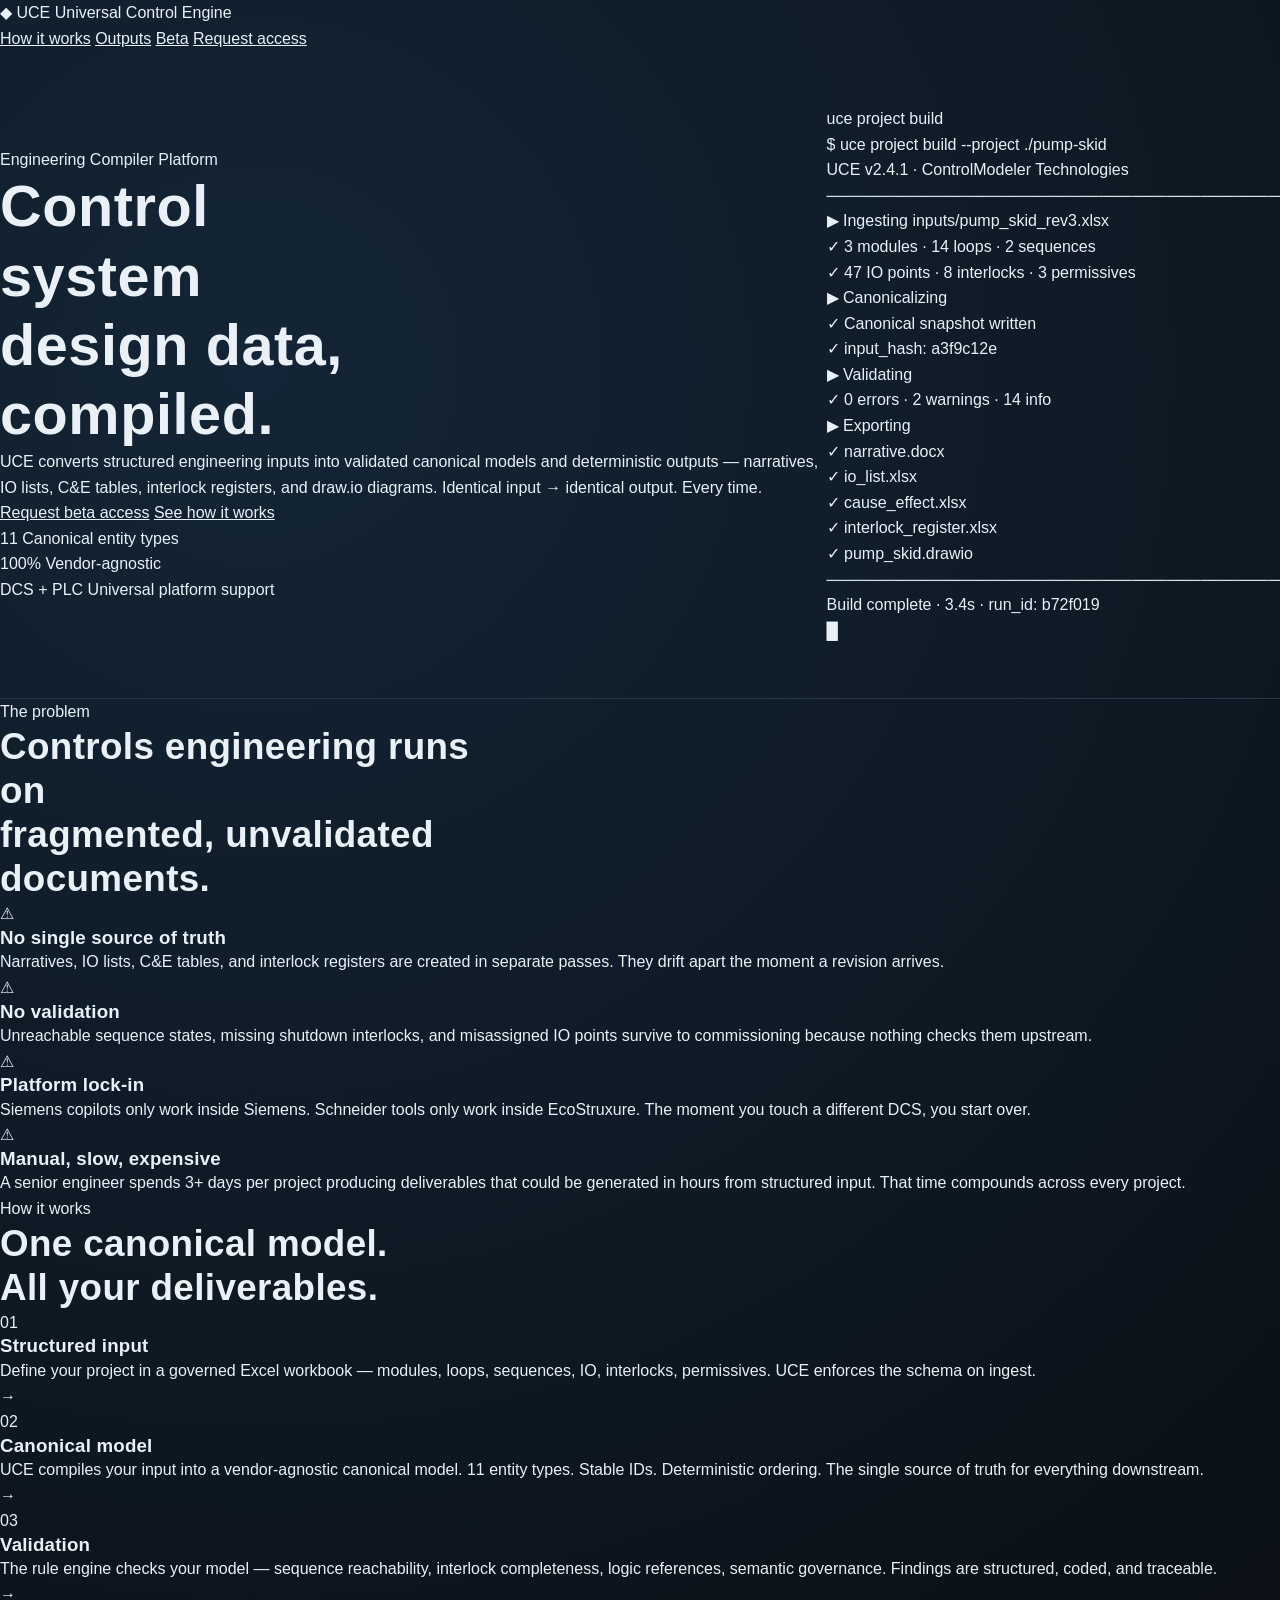
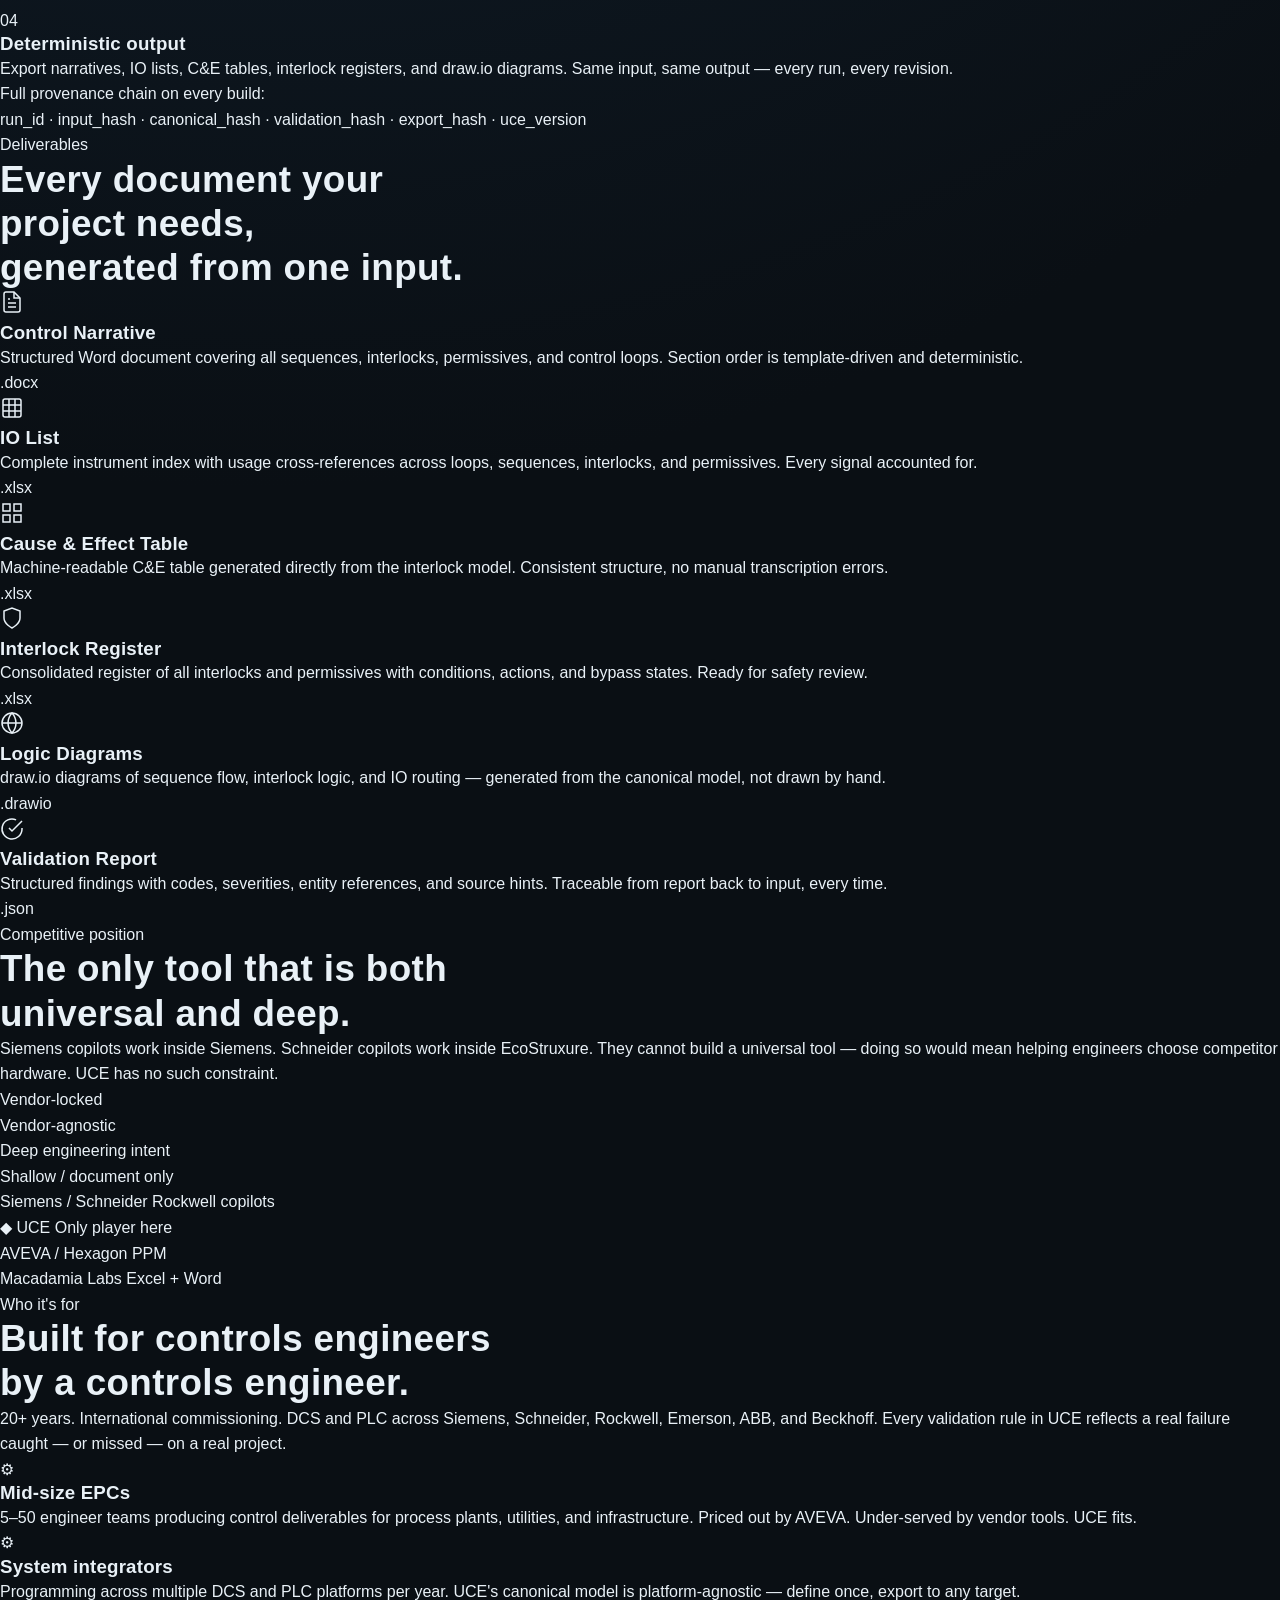
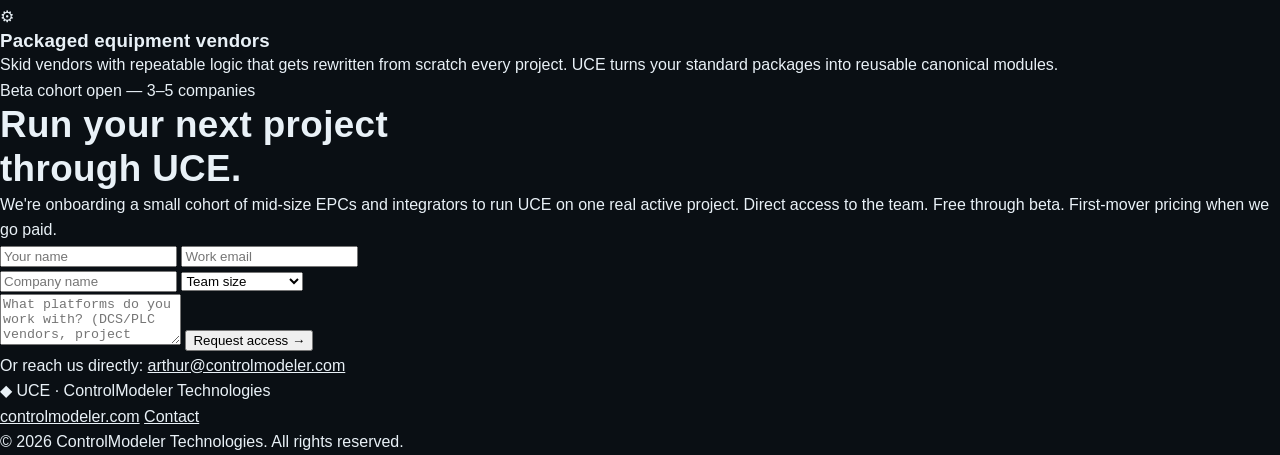
<file: index_1.html>
<!DOCTYPE html>
<html lang="en">
<head>
  <meta charset="UTF-8" />
  <meta name="viewport" content="width=device-width, initial-scale=1.0" />
  <title>UCE — Universal Control Engine</title>
  <link rel="preconnect" href="https://fonts.googleapis.com">
  <link rel="preconnect" href="https://fonts.gstatic.com" crossorigin>
  <link href="https://fonts.googleapis.com/css2?family=IBM+Plex+Mono:wght@300;400;500;600&family=IBM+Plex+Sans:ital,wght@0,300;0,400;0,500;0,600;1,300&display=swap" rel="stylesheet">
  <link rel="stylesheet" href="styles.css" />
</head>
<body>
  <!-- Grid overlay -->
  <div class="grid-overlay" aria-hidden="true"></div>

  <!-- Header -->
  <header class="header">
    <div class="header-inner">
      <div class="logo">
        <span class="logo-mark">◆</span>
        <span class="logo-text">UCE</span>
        <span class="logo-sub">Universal Control Engine</span>
      </div>
      <nav class="nav">
        <a href="#how-it-works" class="nav-link">How it works</a>
        <a href="#outputs" class="nav-link">Outputs</a>
        <a href="#beta" class="nav-link">Beta</a>
        <a href="#beta" class="nav-cta">Request access</a>
      </nav>
    </div>
  </header>

  <!-- Hero -->
  <section class="hero">
    <div class="hero-inner">
      <div class="hero-tag">
        <span class="tag-dot"></span>
        Engineering Compiler Platform
      </div>

      <h1 class="hero-title">
        <span class="line line-1">Control system</span>
        <span class="line line-2">design data,</span>
        <span class="line line-3">compiled.</span>
      </h1>

      <p class="hero-desc">
        UCE converts structured engineering inputs into validated canonical models
        and deterministic outputs — narratives, IO lists, C&E tables, interlock registers,
        and draw.io diagrams. Identical input → identical output. Every time.
      </p>

      <div class="hero-actions">
        <a href="#beta" class="btn-primary">Request beta access</a>
        <a href="#how-it-works" class="btn-ghost">See how it works</a>
      </div>

      <div class="hero-stat-row">
        <div class="stat">
          <span class="stat-num">11</span>
          <span class="stat-label">Canonical entity types</span>
        </div>
        <div class="stat-divider"></div>
        <div class="stat">
          <span class="stat-num">100%</span>
          <span class="stat-label">Vendor-agnostic</span>
        </div>
        <div class="stat-divider"></div>
        <div class="stat">
          <span class="stat-num">DCS + PLC</span>
          <span class="stat-label">Universal platform support</span>
        </div>
      </div>
    </div>

    <!-- Terminal mockup -->
    <div class="terminal-wrap">
      <div class="terminal">
        <div class="term-bar">
          <span class="dot red"></span>
          <span class="dot yellow"></span>
          <span class="dot green"></span>
          <span class="term-title">uce project build</span>
        </div>
        <div class="term-body">
          <div class="term-line"><span class="prompt">$</span> uce project build --project ./pump-skid</div>
          <div class="term-line dim">UCE v2.4.1 · ControlModeler Technologies</div>
          <div class="term-line dim">────────────────────────────────────────</div>
          <div class="term-line"><span class="kw">▶ Ingesting</span> inputs/pump_skid_rev3.xlsx</div>
          <div class="term-line">  <span class="ok">✓</span> 3 modules · 14 loops · 2 sequences</div>
          <div class="term-line">  <span class="ok">✓</span> 47 IO points · 8 interlocks · 3 permissives</div>
          <div class="term-line"><span class="kw">▶ Canonicalizing</span></div>
          <div class="term-line">  <span class="ok">✓</span> Canonical snapshot written</div>
          <div class="term-line">  <span class="ok">✓</span> input_hash: a3f9c12e</div>
          <div class="term-line"><span class="kw">▶ Validating</span></div>
          <div class="term-line">  <span class="ok">✓</span> 0 errors · 2 warnings · 14 info</div>
          <div class="term-line"><span class="kw">▶ Exporting</span></div>
          <div class="term-line">  <span class="ok">✓</span> narrative.docx</div>
          <div class="term-line">  <span class="ok">✓</span> io_list.xlsx</div>
          <div class="term-line">  <span class="ok">✓</span> cause_effect.xlsx</div>
          <div class="term-line">  <span class="ok">✓</span> interlock_register.xlsx</div>
          <div class="term-line">  <span class="ok">✓</span> pump_skid.drawio</div>
          <div class="term-line dim">────────────────────────────────────────</div>
          <div class="term-line success">Build complete · 3.4s · run_id: b72f019</div>
          <div class="term-cursor">█</div>
        </div>
      </div>
    </div>
  </section>

  <!-- Problem -->
  <section class="problem" id="problem">
    <div class="section-inner">
      <div class="section-label">The problem</div>
      <h2 class="section-title">Controls engineering runs on<br>fragmented, unvalidated documents.</h2>
      <div class="problem-grid">
        <div class="problem-card">
          <div class="problem-icon">⚠</div>
          <h3>No single source of truth</h3>
          <p>Narratives, IO lists, C&E tables, and interlock registers are created in separate passes. They drift apart the moment a revision arrives.</p>
        </div>
        <div class="problem-card">
          <div class="problem-icon">⚠</div>
          <h3>No validation</h3>
          <p>Unreachable sequence states, missing shutdown interlocks, and misassigned IO points survive to commissioning because nothing checks them upstream.</p>
        </div>
        <div class="problem-card">
          <div class="problem-icon">⚠</div>
          <h3>Platform lock-in</h3>
          <p>Siemens copilots only work inside Siemens. Schneider tools only work inside EcoStruxure. The moment you touch a different DCS, you start over.</p>
        </div>
        <div class="problem-card">
          <div class="problem-icon">⚠</div>
          <h3>Manual, slow, expensive</h3>
          <p>A senior engineer spends 3+ days per project producing deliverables that could be generated in hours from structured input. That time compounds across every project.</p>
        </div>
      </div>
    </div>
  </section>

  <!-- How it works -->
  <section class="how" id="how-it-works">
    <div class="section-inner">
      <div class="section-label">How it works</div>
      <h2 class="section-title">One canonical model.<br>All your deliverables.</h2>

      <div class="pipeline">
        <div class="pipeline-step">
          <div class="step-num">01</div>
          <div class="step-content">
            <h3>Structured input</h3>
            <p>Define your project in a governed Excel workbook — modules, loops, sequences, IO, interlocks, permissives. UCE enforces the schema on ingest.</p>
          </div>
        </div>
        <div class="pipeline-arrow">→</div>
        <div class="pipeline-step">
          <div class="step-num">02</div>
          <div class="step-content">
            <h3>Canonical model</h3>
            <p>UCE compiles your input into a vendor-agnostic canonical model. 11 entity types. Stable IDs. Deterministic ordering. The single source of truth for everything downstream.</p>
          </div>
        </div>
        <div class="pipeline-arrow">→</div>
        <div class="pipeline-step">
          <div class="step-num">03</div>
          <div class="step-content">
            <h3>Validation</h3>
            <p>The rule engine checks your model — sequence reachability, interlock completeness, logic references, semantic governance. Findings are structured, coded, and traceable.</p>
          </div>
        </div>
        <div class="pipeline-arrow">→</div>
        <div class="pipeline-step">
          <div class="step-num">04</div>
          <div class="step-content">
            <h3>Deterministic output</h3>
            <p>Export narratives, IO lists, C&E tables, interlock registers, and draw.io diagrams. Same input, same output — every run, every revision.</p>
          </div>
        </div>
      </div>

      <div class="provenance-strip">
        <span class="prov-label">Full provenance chain on every build:</span>
        <div class="prov-chain">
          <span class="prov-item">run_id</span>
          <span class="prov-sep">·</span>
          <span class="prov-item">input_hash</span>
          <span class="prov-sep">·</span>
          <span class="prov-item">canonical_hash</span>
          <span class="prov-sep">·</span>
          <span class="prov-item">validation_hash</span>
          <span class="prov-sep">·</span>
          <span class="prov-item">export_hash</span>
          <span class="prov-sep">·</span>
          <span class="prov-item">uce_version</span>
        </div>
      </div>
    </div>
  </section>

  <!-- Outputs -->
  <section class="outputs" id="outputs">
    <div class="section-inner">
      <div class="section-label">Deliverables</div>
      <h2 class="section-title">Every document your project needs,<br>generated from one input.</h2>

      <div class="output-grid">
        <div class="output-card">
          <div class="output-icon-wrap">
            <svg width="24" height="24" viewBox="0 0 24 24" fill="none" stroke="currentColor" stroke-width="1.5"><path d="M14 2H6a2 2 0 0 0-2 2v16a2 2 0 0 0 2 2h12a2 2 0 0 0 2-2V8z"/><polyline points="14 2 14 8 20 8"/><line x1="16" y1="13" x2="8" y2="13"/><line x1="16" y1="17" x2="8" y2="17"/><polyline points="10 9 9 9 8 9"/></svg>
          </div>
          <h3>Control Narrative</h3>
          <p>Structured Word document covering all sequences, interlocks, permissives, and control loops. Section order is template-driven and deterministic.</p>
          <div class="output-format">.docx</div>
        </div>

        <div class="output-card">
          <div class="output-icon-wrap">
            <svg width="24" height="24" viewBox="0 0 24 24" fill="none" stroke="currentColor" stroke-width="1.5"><rect x="3" y="3" width="18" height="18" rx="2"/><line x1="3" y1="9" x2="21" y2="9"/><line x1="3" y1="15" x2="21" y2="15"/><line x1="9" y1="3" x2="9" y2="21"/><line x1="15" y1="3" x2="15" y2="21"/></svg>
          </div>
          <h3>IO List</h3>
          <p>Complete instrument index with usage cross-references across loops, sequences, interlocks, and permissives. Every signal accounted for.</p>
          <div class="output-format">.xlsx</div>
        </div>

        <div class="output-card">
          <div class="output-icon-wrap">
            <svg width="24" height="24" viewBox="0 0 24 24" fill="none" stroke="currentColor" stroke-width="1.5"><path d="M3 3h7v7H3z"/><path d="M14 3h7v7h-7z"/><path d="M14 14h7v7h-7z"/><path d="M3 14h7v7H3z"/></svg>
          </div>
          <h3>Cause & Effect Table</h3>
          <p>Machine-readable C&E table generated directly from the interlock model. Consistent structure, no manual transcription errors.</p>
          <div class="output-format">.xlsx</div>
        </div>

        <div class="output-card">
          <div class="output-icon-wrap">
            <svg width="24" height="24" viewBox="0 0 24 24" fill="none" stroke="currentColor" stroke-width="1.5"><path d="M12 22s8-4 8-10V5l-8-3-8 3v7c0 6 8 10 8 10z"/></svg>
          </div>
          <h3>Interlock Register</h3>
          <p>Consolidated register of all interlocks and permissives with conditions, actions, and bypass states. Ready for safety review.</p>
          <div class="output-format">.xlsx</div>
        </div>

        <div class="output-card">
          <div class="output-icon-wrap">
            <svg width="24" height="24" viewBox="0 0 24 24" fill="none" stroke="currentColor" stroke-width="1.5"><circle cx="12" cy="12" r="10"/><line x1="2" y1="12" x2="22" y2="12"/><path d="M12 2a15.3 15.3 0 0 1 4 10 15.3 15.3 0 0 1-4 10 15.3 15.3 0 0 1-4-10 15.3 15.3 0 0 1 4-10z"/></svg>
          </div>
          <h3>Logic Diagrams</h3>
          <p>draw.io diagrams of sequence flow, interlock logic, and IO routing — generated from the canonical model, not drawn by hand.</p>
          <div class="output-format">.drawio</div>
        </div>

        <div class="output-card">
          <div class="output-icon-wrap">
            <svg width="24" height="24" viewBox="0 0 24 24" fill="none" stroke="currentColor" stroke-width="1.5"><path d="M22 11.08V12a10 10 0 1 1-5.93-9.14"/><polyline points="22 4 12 14.01 9 11.01"/></svg>
          </div>
          <h3>Validation Report</h3>
          <p>Structured findings with codes, severities, entity references, and source hints. Traceable from report back to input, every time.</p>
          <div class="output-format">.json</div>
        </div>
      </div>
    </div>
  </section>

  <!-- Position -->
  <section class="position">
    <div class="section-inner">
      <div class="section-label">Competitive position</div>
      <h2 class="section-title">The only tool that is both<br>universal and deep.</h2>
      <p class="position-desc">Siemens copilots work inside Siemens. Schneider copilots work inside EcoStruxure. They cannot build a universal tool — doing so would mean helping engineers choose competitor hardware. UCE has no such constraint.</p>

      <div class="quad-wrap">
        <div class="quad">
          <div class="quad-axis quad-x">
            <span>Vendor-locked</span>
            <div class="axis-line"></div>
            <span>Vendor-agnostic</span>
          </div>
          <div class="quad-axis quad-y">
            <span>Deep engineering intent</span>
            <div class="axis-line"></div>
            <span>Shallow / document only</span>
          </div>
          <div class="quad-grid">
            <div class="quad-cell top-left">
              <span class="quad-label-small">Siemens / Schneider</span>
              <span class="quad-label-small">Rockwell copilots</span>
            </div>
            <div class="quad-cell top-right uce-cell">
              <span class="uce-marker">◆</span>
              <span class="uce-label">UCE</span>
              <span class="uce-sub">Only player here</span>
            </div>
            <div class="quad-cell bottom-left">
              <span class="quad-label-small">AVEVA / Hexagon PPM</span>
            </div>
            <div class="quad-cell bottom-right">
              <span class="quad-label-small">Macadamia Labs</span>
              <span class="quad-label-small">Excel + Word</span>
            </div>
          </div>
        </div>
      </div>
    </div>
  </section>

  <!-- Who it's for -->
  <section class="audience">
    <div class="section-inner">
      <div class="section-label">Who it's for</div>
      <h2 class="section-title">Built for controls engineers<br>by a controls engineer.</h2>
      <p class="audience-desc">20+ years. International commissioning. DCS and PLC across Siemens, Schneider, Rockwell, Emerson, ABB, and Beckhoff. Every validation rule in UCE reflects a real failure caught — or missed — on a real project.</p>

      <div class="audience-grid">
        <div class="audience-card">
          <div class="audience-icon">⚙</div>
          <h3>Mid-size EPCs</h3>
          <p>5–50 engineer teams producing control deliverables for process plants, utilities, and infrastructure. Priced out by AVEVA. Under-served by vendor tools. UCE fits.</p>
        </div>
        <div class="audience-card">
          <div class="audience-icon">⚙</div>
          <h3>System integrators</h3>
          <p>Programming across multiple DCS and PLC platforms per year. UCE's canonical model is platform-agnostic — define once, export to any target.</p>
        </div>
        <div class="audience-card">
          <div class="audience-icon">⚙</div>
          <h3>Packaged equipment vendors</h3>
          <p>Skid vendors with repeatable logic that gets rewritten from scratch every project. UCE turns your standard packages into reusable canonical modules.</p>
        </div>
      </div>
    </div>
  </section>

  <!-- Beta CTA -->
  <section class="beta" id="beta">
    <div class="section-inner">
      <div class="beta-inner">
        <div class="beta-tag">
          <span class="tag-dot green-dot"></span>
          Beta cohort open — 3–5 companies
        </div>
        <h2 class="beta-title">Run your next project<br>through UCE.</h2>
        <p class="beta-desc">We're onboarding a small cohort of mid-size EPCs and integrators to run UCE on one real active project. Direct access to the team. Free through beta. First-mover pricing when we go paid.</p>

        <form class="beta-form" id="betaForm" onsubmit="handleSubmit(event)">
          <div class="form-row">
            <input type="text" class="form-input" placeholder="Your name" required />
            <input type="email" class="form-input" placeholder="Work email" required />
          </div>
          <div class="form-row">
            <input type="text" class="form-input" placeholder="Company name" required />
            <select class="form-input form-select" required>
              <option value="" disabled selected>Team size</option>
              <option>1–5 engineers</option>
              <option>5–15 engineers</option>
              <option>15–50 engineers</option>
              <option>50+ engineers</option>
            </select>
          </div>
          <textarea class="form-input form-textarea" placeholder="What platforms do you work with? (DCS/PLC vendors, project types)" rows="3"></textarea>
          <button type="submit" class="btn-submit">Request access →</button>
        </form>

        <div class="beta-confirm" id="betaConfirm" style="display:none">
          <div class="confirm-icon">✓</div>
          <p>Request received. We'll be in touch directly within 2 business days.</p>
        </div>

        <div class="beta-note">
          Or reach us directly: <a href="mailto:arthur@controlmodeler.com">arthur@controlmodeler.com</a>
        </div>
      </div>
    </div>
  </section>

  <!-- Footer -->
  <footer class="footer">
    <div class="footer-inner">
      <div class="footer-brand">
        <span class="logo-mark">◆</span>
        <span class="footer-brand-text">UCE · ControlModeler Technologies</span>
      </div>
      <div class="footer-links">
        <a href="https://controlmodeler.com" class="footer-link">controlmodeler.com</a>
        <a href="mailto:arthur@controlmodeler.com" class="footer-link">Contact</a>
      </div>
      <div class="footer-copy">© 2026 ControlModeler Technologies. All rights reserved.</div>
    </div>
  </footer>

  <script src="scripts.js"></script>
</body>
</html>
</file>
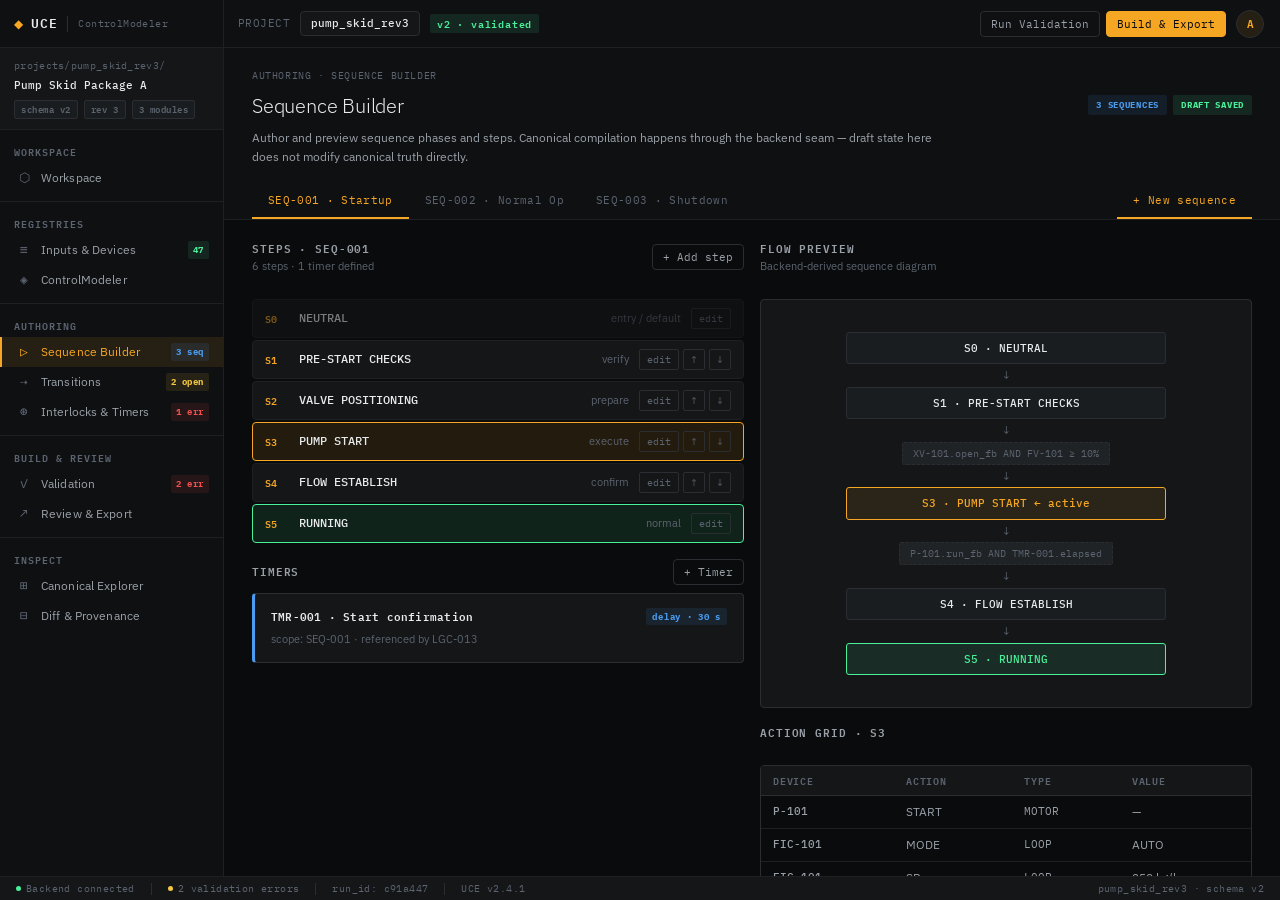
<file: uce-app-shell.html>
<!DOCTYPE html>
<html lang="en">
<head>
<meta charset="UTF-8"/>
<meta name="viewport" content="width=device-width, initial-scale=1.0"/>
<title>UCE · ControlModeler</title>
<link rel="preconnect" href="https://fonts.googleapis.com">
<link rel="preconnect" href="https://fonts.gstatic.com" crossorigin>
<link href="https://fonts.googleapis.com/css2?family=IBM+Plex+Mono:wght@300;400;500;600&family=IBM+Plex+Sans:ital,wght@0,300;0,400;0,500;0,600;1,300&display=swap" rel="stylesheet">
<style>
/* ─── Reset & Variables ─────────────────────── */
*,*::before,*::after{box-sizing:border-box;margin:0;padding:0}
:root{
  --bg:         #0a0b0c;
  --bg-2:       #0f1012;
  --bg-3:       #141618;
  --bg-4:       #1a1d20;
  --bg-5:       #1f2326;
  --border:     #1e2124;
  --border-2:   #2a2e33;
  --border-3:   #363b42;
  --text:       #e8eaec;
  --text-2:     #9aa0a8;
  --text-3:     #5c6470;
  --text-4:     #3a3f47;
  --accent:     #f5a623;
  --accent-dim: rgba(245,166,35,.1);
  --accent-2:   #4af09a;
  --a2dim:      rgba(74,240,154,.1);
  --blue:       #4a9cf0;
  --blue-dim:   rgba(74,156,240,.1);
  --red:        #f05050;
  --red-dim:    rgba(240,80,80,.1);
  --warn:       #f5c842;
  --warn-dim:   rgba(245,200,66,.1);
  --mono:       'IBM Plex Mono',monospace;
  --sans:       'IBM Plex Sans',sans-serif;
  --sidebar-w:  224px;
  --topbar-h:   48px;
  --radius:     4px;
}
html,body{height:100%;font-family:var(--sans);background:var(--bg);color:var(--text);font-size:13px;line-height:1.5;-webkit-font-smoothing:antialiased;overflow:hidden}

/* ─── Layout shell ──────────────────────────── */
.app{display:flex;flex-direction:column;height:100vh;overflow:hidden}
.topbar{
  height:var(--topbar-h);flex-shrink:0;
  background:var(--bg-2);border-bottom:1px solid var(--border);
  display:flex;align-items:center;justify-content:space-between;
  padding:0 16px 0 0;z-index:50;
}
.body{display:flex;flex:1;overflow:hidden}
.sidebar{
  width:var(--sidebar-w);flex-shrink:0;
  background:var(--bg-2);border-right:1px solid var(--border);
  display:flex;flex-direction:column;overflow:hidden;
}
.main{flex:1;overflow-y:auto;background:var(--bg);display:flex;flex-direction:column}
.statusbar{
  height:24px;flex-shrink:0;
  background:var(--bg-3);border-top:1px solid var(--border);
  display:flex;align-items:center;padding:0 16px;gap:16px;
}

/* ─── Topbar ────────────────────────────────── */
.tb-brand{
  display:flex;align-items:center;gap:0;
  width:var(--sidebar-w);border-right:1px solid var(--border);
  padding:0 14px;height:100%;flex-shrink:0;
}
.tb-logo-mark{color:var(--accent);font-size:12px;margin-right:8px}
.tb-logo-text{font-family:var(--mono);font-size:13px;font-weight:600;letter-spacing:.06em;color:var(--text)}
.tb-logo-sep{width:1px;height:16px;background:var(--border-2);margin:0 10px}
.tb-logo-sub{font-family:var(--mono);font-size:10px;color:var(--text-3);letter-spacing:.04em}
.tb-project{
  display:flex;align-items:center;gap:10px;
  padding:0 14px;flex:1;
}
.tb-project-label{font-family:var(--mono);font-size:11px;color:var(--text-3);letter-spacing:.04em}
.tb-project-name{
  font-family:var(--mono);font-size:11px;font-weight:500;
  color:var(--text);background:var(--bg-3);
  border:1px solid var(--border-2);border-radius:var(--radius);
  padding:3px 10px;
}
.tb-project-badge{
  font-family:var(--mono);font-size:10px;font-weight:600;
  letter-spacing:.08em;color:var(--accent-2);
  background:var(--a2dim);border-radius:2px;padding:2px 7px;
}
.tb-actions{display:flex;align-items:center;gap:6px}
.tb-btn{
  font-family:var(--mono);font-size:11px;color:var(--text-2);
  background:none;border:1px solid var(--border-2);border-radius:var(--radius);
  padding:5px 10px;cursor:pointer;transition:color .15s,border-color .15s;
}
.tb-btn:hover{color:var(--text);border-color:var(--border-3)}
.tb-btn.primary{color:var(--bg);background:var(--accent);border-color:var(--accent)}
.tb-btn.primary:hover{opacity:.85}
.tb-avatar{
  width:28px;height:28px;border-radius:50%;
  background:var(--accent-dim);border:1px solid var(--border-2);
  display:flex;align-items:center;justify-content:center;
  font-family:var(--mono);font-size:11px;font-weight:600;color:var(--accent);
  cursor:pointer;margin-left:4px;
}

/* ─── Sidebar ───────────────────────────────── */
.sidebar-section{padding:8px 0;border-bottom:1px solid var(--border)}
.sidebar-section:last-child{border-bottom:none;flex:1}
.sidebar-label{
  font-family:var(--mono);font-size:10px;font-weight:600;
  letter-spacing:.1em;text-transform:uppercase;
  color:var(--text-3);padding:6px 14px 4px;
}
.nav-item{
  display:flex;align-items:center;gap:9px;
  padding:6px 14px;cursor:pointer;
  border-left:2px solid transparent;
  transition:background .12s,color .12s,border-color .12s;
  color:var(--text-2);
  text-decoration:none;
}
.nav-item:hover{background:var(--bg-3);color:var(--text)}
.nav-item.active{
  background:var(--accent-dim);color:var(--accent);
  border-left-color:var(--accent);
}
.nav-item.active .nav-icon{color:var(--accent)}
.nav-icon{
  width:16px;height:16px;display:flex;align-items:center;justify-content:center;
  font-size:13px;flex-shrink:0;color:var(--text-3);
  font-family:var(--mono);
}
.nav-label{font-size:12px;letter-spacing:.01em}
.nav-badge{
  margin-left:auto;font-family:var(--mono);font-size:9px;
  font-weight:700;letter-spacing:.06em;border-radius:2px;
  padding:2px 5px;
}
.nav-badge.err{background:var(--red-dim);color:var(--red)}
.nav-badge.ok{background:var(--a2dim);color:var(--accent-2)}
.nav-badge.warn{background:var(--warn-dim);color:var(--warn)}
.nav-badge.info{background:var(--blue-dim);color:var(--blue)}

.sidebar-workspace{
  padding:10px 14px;background:var(--bg-3);
  border-bottom:1px solid var(--border);
}
.ws-path{
  font-family:var(--mono);font-size:10px;color:var(--text-3);
  margin-bottom:4px;letter-spacing:.03em;
}
.ws-name{font-family:var(--mono);font-size:11px;font-weight:500;color:var(--text);margin-bottom:6px}
.ws-meta{display:flex;gap:6px;flex-wrap:wrap}
.ws-chip{
  font-family:var(--mono);font-size:9px;font-weight:600;
  letter-spacing:.06em;border-radius:2px;padding:2px 6px;
  background:var(--bg-4);color:var(--text-3);border:1px solid var(--border-2);
}

/* ─── Main content ──────────────────────────── */
.page{display:none;flex-direction:column;flex:1;animation:pageIn .2s ease}
.page.active{display:flex}
@keyframes pageIn{from{opacity:0;transform:translateX(6px)}to{opacity:1;transform:none}}

.page-header{
  padding:20px 28px 0;
  border-bottom:1px solid var(--border);
  background:var(--bg-2);
  flex-shrink:0;
}
.ph-breadcrumb{
  font-family:var(--mono);font-size:10px;color:var(--text-3);
  letter-spacing:.06em;text-transform:uppercase;margin-bottom:8px;
}
.ph-title-row{display:flex;align-items:flex-start;justify-content:space-between;gap:16px;margin-bottom:8px}
.ph-title{font-family:var(--sans);font-size:20px;font-weight:300;letter-spacing:-.01em;color:var(--text)}
.ph-badges{display:flex;gap:6px;align-items:center;flex-shrink:0;padding-top:4px}
.ph-badge{
  font-family:var(--mono);font-size:9px;font-weight:700;
  letter-spacing:.08em;text-transform:uppercase;border-radius:2px;padding:3px 8px;
}
.ph-badge.ok   {background:var(--a2dim);color:var(--accent-2)}
.ph-badge.err  {background:var(--red-dim);color:var(--red)}
.ph-badge.warn {background:var(--warn-dim);color:var(--warn)}
.ph-badge.info {background:var(--blue-dim);color:var(--blue)}
.ph-badge.neutral{background:var(--bg-4);color:var(--text-3);border:1px solid var(--border-2)}
.ph-desc{font-size:12px;color:var(--text-2);max-width:680px;line-height:1.55;padding-bottom:14px}
.ph-tabs{display:flex;gap:0;margin-top:4px}
.ph-tab{
  font-family:var(--mono);font-size:11px;color:var(--text-3);
  padding:8px 16px;border-bottom:2px solid transparent;
  cursor:pointer;transition:color .15s,border-color .15s;letter-spacing:.03em;
}
.ph-tab:hover{color:var(--text-2)}
.ph-tab.active{color:var(--accent);border-bottom-color:var(--accent)}

.page-body{flex:1;overflow-y:auto;padding:20px 28px;display:flex;flex-direction:column;gap:20px}

/* ─── Sections ──────────────────────────────── */
.section-head{
  display:flex;align-items:center;justify-content:space-between;
  margin-bottom:12px;gap:12px;
}
.section-title-wrap{}
.section-title{
  font-family:var(--mono);font-size:11px;font-weight:600;
  letter-spacing:.08em;text-transform:uppercase;color:var(--text-2);
}
.section-caption{font-size:11px;color:var(--text-3);margin-top:2px}
.section-actions{display:flex;gap:6px;align-items:center;flex-shrink:0}

/* ─── Status bar ────────────────────────────── */
.sb-item{
  display:flex;align-items:center;gap:5px;
  font-family:var(--mono);font-size:10px;color:var(--text-3);
  letter-spacing:.04em;
}
.sb-dot{width:5px;height:5px;border-radius:50%}
.sb-dot.ok{background:var(--accent-2)}
.sb-dot.warn{background:var(--warn);animation:sbpulse 2s ease infinite}
.sb-dot.err{background:var(--red)}
@keyframes sbpulse{0%,100%{opacity:1}50%{opacity:.4}}
.sb-sep{width:1px;height:12px;background:var(--border-2)}

/* ─── Component library ─────────────────────── */

/* Cards row */
.cards-row{display:grid;gap:1px;background:var(--border)}
.cards-row.col-4{grid-template-columns:repeat(4,1fr)}
.cards-row.col-3{grid-template-columns:repeat(3,1fr)}
.cards-row.col-2{grid-template-columns:repeat(2,1fr)}
.metric-card{
  background:var(--bg-3);padding:16px 18px;
}
.mc-label{font-family:var(--mono);font-size:10px;color:var(--text-3);letter-spacing:.06em;text-transform:uppercase;margin-bottom:6px}
.mc-value{font-family:var(--mono);font-size:22px;font-weight:500;color:var(--text);letter-spacing:-.01em;line-height:1}
.mc-value.ok{color:var(--accent-2)}
.mc-value.err{color:var(--red)}
.mc-value.warn{color:var(--warn)}
.mc-sub{font-size:11px;color:var(--text-3);margin-top:4px}

/* Command strip */
.cmd-strip{
  display:flex;gap:8px;align-items:stretch;
  padding:12px 14px;
  background:var(--bg-3);border:1px solid var(--border-2);border-radius:var(--radius);
}
.cmd-btn{
  display:flex;flex-direction:column;gap:3px;
  padding:8px 14px;background:var(--bg-4);
  border:1px solid var(--border-2);border-radius:var(--radius);
  cursor:pointer;transition:border-color .15s,background .15s;min-width:140px;
}
.cmd-btn:hover:not(:disabled){border-color:var(--accent);background:var(--accent-dim)}
.cmd-btn:disabled{opacity:.35;cursor:default}
.cmd-btn-label{font-family:var(--mono);font-size:11px;font-weight:500;color:var(--text);letter-spacing:.02em}
.cmd-btn-cap{font-size:10px;color:var(--text-3)}
.cmd-sep{width:1px;background:var(--border-2);margin:0 4px}

/* State panel */
.state-panel{
  background:var(--bg-3);border:1px solid var(--border-2);
  border-radius:var(--radius);padding:14px 16px;
  border-left:3px solid var(--border-2);
}
.state-panel.ok{border-left-color:var(--accent-2)}
.state-panel.err{border-left-color:var(--red)}
.state-panel.warn{border-left-color:var(--warn)}
.state-panel.info{border-left-color:var(--blue)}
.sp-head{display:flex;align-items:center;gap:8px;margin-bottom:6px}
.sp-label{font-family:var(--mono);font-size:11px;font-weight:600;color:var(--text);letter-spacing:.02em}
.sp-badge{
  font-family:var(--mono);font-size:9px;font-weight:700;letter-spacing:.08em;
  border-radius:2px;padding:2px 6px;margin-left:auto;
}
.sp-badge.ok{background:var(--a2dim);color:var(--accent-2)}
.sp-badge.err{background:var(--red-dim);color:var(--red)}
.sp-badge.warn{background:var(--warn-dim);color:var(--warn)}
.sp-badge.info{background:var(--blue-dim);color:var(--blue)}
.sp-msg{font-size:12px;color:var(--text-2);line-height:1.55}
.sp-detail{font-size:11px;color:var(--text-3);margin-top:4px}

/* Data table */
.data-table{width:100%;border-collapse:collapse;font-size:12px}
.data-table th{
  font-family:var(--mono);font-size:10px;font-weight:600;
  letter-spacing:.08em;text-transform:uppercase;
  color:var(--text-3);padding:7px 12px;text-align:left;
  border-bottom:1px solid var(--border-2);background:var(--bg-3);
}
.data-table td{
  padding:7px 12px;border-bottom:1px solid var(--border);
  color:var(--text-2);vertical-align:middle;
}
.data-table tr:last-child td{border-bottom:none}
.data-table tr:hover td{background:var(--bg-3);color:var(--text)}
.td-tag{font-family:var(--mono);font-size:11px;color:var(--accent);font-weight:500}
.td-class{font-family:var(--mono);font-size:11px;color:var(--accent-2)}
.td-code{font-family:var(--mono);font-size:11px;color:var(--text)}
.td-badge{
  display:inline-flex;font-family:var(--mono);font-size:9px;font-weight:700;
  letter-spacing:.06em;border-radius:2px;padding:2px 6px;
}
.td-badge.ok{background:var(--a2dim);color:var(--accent-2)}
.td-badge.err{background:var(--red-dim);color:var(--red)}
.td-badge.warn{background:var(--warn-dim);color:var(--warn)}
.td-badge.info{background:var(--blue-dim);color:var(--blue)}
.td-badge.neutral{background:var(--bg-4);color:var(--text-3);border:1px solid var(--border-2)}
.table-wrap{border:1px solid var(--border-2);border-radius:var(--radius);overflow:hidden}
.table-wrap.scrollable{overflow-x:auto}

/* Form elements */
.form-grid{display:grid;gap:12px}
.form-grid.col-2{grid-template-columns:1fr 1fr}
.form-grid.col-3{grid-template-columns:1fr 1fr 1fr}
.form-group{display:flex;flex-direction:column;gap:5px}
.form-label{font-family:var(--mono);font-size:10px;font-weight:600;color:var(--text-3);letter-spacing:.06em;text-transform:uppercase}
.form-input,.form-select,.form-textarea{
  background:var(--bg-3);border:1px solid var(--border-2);
  border-radius:var(--radius);color:var(--text);
  font-family:var(--sans);font-size:12px;padding:8px 10px;
  outline:none;transition:border-color .15s;width:100%;
}
.form-input::placeholder,.form-textarea::placeholder{color:var(--text-4)}
.form-input:focus,.form-select:focus,.form-textarea:focus{border-color:var(--accent)}
.form-select{appearance:none;cursor:pointer;background-image:url("data:image/svg+xml,%3Csvg xmlns='http://www.w3.org/2000/svg' width='10' height='6' fill='none' stroke='%235c6470' stroke-width='1.5'%3E%3Cpath d='M1 1l4 4 4-4'/%3E%3C/svg%3E");background-repeat:no-repeat;background-position:right 10px center}
.form-select option{background:#1a1d20}
.form-textarea{resize:vertical;min-height:80px}
.form-submit{
  font-family:var(--mono);font-size:11px;font-weight:500;letter-spacing:.04em;
  color:var(--bg);background:var(--accent);border:none;border-radius:var(--radius);
  padding:9px 20px;cursor:pointer;transition:opacity .15s;
}
.form-submit:hover{opacity:.85}

/* Sequence steps */
.seq-builder{display:flex;flex-direction:column;gap:2px}
.seq-row{
  display:flex;align-items:center;gap:10px;
  padding:8px 12px;background:var(--bg-3);border:1px solid var(--border);
  border-radius:var(--radius);cursor:default;
  transition:border-color .15s;
}
.seq-row:hover{border-color:var(--border-2)}
.seq-row.active-step{border-color:var(--accent);background:var(--accent-dim)}
.seq-row.running{border-color:var(--accent-2);background:var(--a2dim)}
.seq-row.neutral{opacity:.5}
.sr-num{font-family:var(--mono);font-size:10px;font-weight:600;color:var(--accent);min-width:24px}
.sr-name{font-family:var(--mono);font-size:12px;font-weight:500;color:var(--text);flex:1}
.sr-phase{font-size:11px;color:var(--text-3)}
.sr-actions{display:flex;gap:4px;margin-left:auto}
.sr-btn{
  font-family:var(--mono);font-size:10px;color:var(--text-3);
  background:none;border:1px solid var(--border-2);border-radius:2px;
  padding:3px 7px;cursor:pointer;transition:color .12s,border-color .12s;
}
.sr-btn:hover{color:var(--text);border-color:var(--border-3)}

/* Finding cards */
.finding-card{
  border-radius:var(--radius);border:1px solid var(--border-2);
  border-left-width:3px;padding:12px 14px;background:var(--bg-3);
}
.finding-card.err{border-left-color:var(--red);background:var(--red-dim)}
.finding-card.warn{border-left-color:var(--warn);background:var(--warn-dim)}
.finding-card.info{border-left-color:var(--blue);background:var(--blue-dim)}
.fc-head{display:flex;align-items:center;gap:8px;margin-bottom:6px}
.fc-code{font-family:var(--mono);font-size:11px;font-weight:600;color:var(--text)}
.fc-sev{font-family:var(--mono);font-size:9px;font-weight:700;letter-spacing:.1em;border-radius:2px;padding:2px 6px}
.fc-sev.err{background:var(--red);color:#fff}
.fc-sev.warn{background:var(--warn);color:#0a0b0c}
.fc-sev.info{background:var(--blue);color:#fff}
.fc-msg{font-size:12px;color:var(--text-2);line-height:1.55;margin-bottom:4px}
.fc-ref{font-family:var(--mono);font-size:10px;color:var(--text-3)}

/* Readiness banner */
.readiness-banner{
  display:flex;align-items:center;gap:12px;
  padding:12px 16px;background:var(--bg-3);
  border:1px solid var(--border-2);border-radius:var(--radius);
}
.rb-icon{font-size:16px;flex-shrink:0}
.rb-text{flex:1}
.rb-title{font-family:var(--mono);font-size:11px;font-weight:600;color:var(--text);margin-bottom:2px}
.rb-msg{font-size:11px;color:var(--text-2)}
.rb-action{font-family:var(--mono);font-size:10px;color:var(--accent);background:none;border:1px solid var(--accent);border-radius:var(--radius);padding:5px 12px;cursor:pointer;white-space:nowrap;transition:background .15s}
.rb-action:hover{background:var(--accent-dim)}

/* Interlock binding rows */
.binding-table{display:flex;flex-direction:column;gap:1px}
.binding-row-ui{
  display:grid;grid-template-columns:90px 80px 1fr 100px;
  align-items:center;gap:10px;padding:8px 12px;
  background:var(--bg-3);border:1px solid var(--border);border-radius:var(--radius);
}
.binding-row-ui:hover{border-color:var(--border-2)}
.br-from{font-family:var(--mono);font-size:11px;color:var(--accent);font-weight:500}
.br-type{
  font-family:var(--mono);font-size:9px;font-weight:700;letter-spacing:.08em;
  border-radius:2px;padding:2px 7px;text-align:center;
}
.br-type.trans{background:var(--blue-dim);color:var(--blue)}
.br-type.intlk{background:var(--red-dim);color:var(--red)}
.br-type.perm{background:var(--a2dim);color:var(--accent-2)}
.br-logic{font-size:11px;color:var(--text-2)}
.br-ref{font-family:var(--mono);font-size:10px;color:var(--text-3);text-align:right}

/* Mermaid-style sequence diagram placeholder */
.diagram-placeholder{
  background:var(--bg-3);border:1px solid var(--border-2);border-radius:var(--radius);
  padding:32px;display:flex;flex-direction:column;align-items:center;gap:20px;
  font-family:var(--mono);
}
.dia-flow{display:flex;flex-direction:column;align-items:center;gap:0;width:100%;max-width:320px}
.dia-node{
  background:var(--bg-4);border:1px solid var(--border-2);border-radius:3px;
  padding:7px 20px;font-size:11px;font-weight:500;color:var(--text);
  text-align:center;width:100%;
}
.dia-node.start{border-color:var(--accent-2);color:var(--accent-2);background:var(--a2dim)}
.dia-node.active{border-color:var(--accent);color:var(--accent);background:var(--accent-dim)}
.dia-arrow{color:var(--text-3);font-size:11px;padding:3px 0}
.dia-cond{
  font-size:10px;color:var(--text-3);background:var(--bg-5);
  border:1px dashed var(--border-2);border-radius:2px;padding:3px 10px;
  max-width:240px;text-align:center;
}

/* Provenance chain */
.prov-chain-ui{
  display:flex;align-items:center;gap:6px;flex-wrap:wrap;
  padding:10px 14px;background:var(--bg-3);
  border:1px solid var(--border-2);border-radius:var(--radius);
}
.prov-key{font-family:var(--mono);font-size:10px;color:var(--text-3)}
.prov-val{font-family:var(--mono);font-size:11px;font-weight:500;color:var(--accent);background:var(--accent-dim);padding:2px 8px;border-radius:2px}
.prov-sep{color:var(--border-3);font-size:10px}

/* Canonical tree */
.canon-tree{display:flex;flex-direction:column;gap:1px}
.tree-item{
  display:flex;align-items:center;gap:8px;
  padding:6px 10px;border-radius:var(--radius);cursor:pointer;
  color:var(--text-2);transition:background .12s,color .12s;
}
.tree-item:hover{background:var(--bg-3);color:var(--text)}
.tree-item.selected{background:var(--accent-dim);color:var(--accent)}
.tree-indent{width:16px;flex-shrink:0}
.tree-icon{font-size:11px;flex-shrink:0;font-family:var(--mono);color:var(--text-3)}
.tree-label{font-family:var(--mono);font-size:11px}
.tree-count{font-family:var(--mono);font-size:10px;color:var(--text-3);margin-left:auto}

/* Empty state */
.empty-state{
  display:flex;flex-direction:column;align-items:center;justify-content:center;
  padding:48px;color:var(--text-3);gap:10px;text-align:center;
}
.empty-icon{font-size:24px;opacity:.4}
.empty-msg{font-family:var(--mono);font-size:12px;letter-spacing:.04em}

/* Scrollbar */
::-webkit-scrollbar{width:5px;height:5px}
::-webkit-scrollbar-track{background:transparent}
::-webkit-scrollbar-thumb{background:var(--border-2);border-radius:4px}
::-webkit-scrollbar-thumb:hover{background:var(--border-3)}

/* Divider */
.divider{height:1px;background:var(--border);margin:4px 0}

/* Two-col layout */
.two-col{display:grid;grid-template-columns:1fr 1fr;gap:16px}
.three-col{display:grid;grid-template-columns:1fr 1fr 1fr;gap:16px}
.col-panel{display:flex;flex-direction:column;gap:12px}
</style>
</head>
<body>
<div class="app">

  <!-- ── Topbar ───────────────────────────── -->
  <div class="topbar">
    <div class="tb-brand">
      <span class="tb-logo-mark">◆</span>
      <span class="tb-logo-text">UCE</span>
      <div class="tb-logo-sep"></div>
      <span class="tb-logo-sub">ControlModeler</span>
    </div>
    <div class="tb-project">
      <span class="tb-project-label">PROJECT</span>
      <span class="tb-project-name">pump_skid_rev3</span>
      <span class="tb-project-badge">v2 · validated</span>
    </div>
    <div class="tb-actions">
      <button class="tb-btn" onclick="switchPage('validation')">Run Validation</button>
      <button class="tb-btn primary" onclick="switchPage('review')">Build &amp; Export</button>
      <div class="tb-avatar">A</div>
    </div>
  </div>

  <div class="body">

    <!-- ── Sidebar ─────────────────────────── -->
    <div class="sidebar">
      <div class="sidebar-workspace">
        <div class="ws-path">projects/pump_skid_rev3/</div>
        <div class="ws-name">Pump Skid Package A</div>
        <div class="ws-meta">
          <span class="ws-chip">schema v2</span>
          <span class="ws-chip">rev 3</span>
          <span class="ws-chip">3 modules</span>
        </div>
      </div>

      <div class="sidebar-section">
        <div class="sidebar-label">Workspace</div>
        <a class="nav-item" onclick="switchPage('workspace')">
          <span class="nav-icon">⬡</span>
          <span class="nav-label">Workspace</span>
        </a>
      </div>

      <div class="sidebar-section">
        <div class="sidebar-label">Registries</div>
        <a class="nav-item" onclick="switchPage('inputs')">
          <span class="nav-icon">≡</span>
          <span class="nav-label">Inputs &amp; Devices</span>
          <span class="nav-badge ok">47</span>
        </a>
        <a class="nav-item" onclick="switchPage('controlmodeler')">
          <span class="nav-icon">◈</span>
          <span class="nav-label">ControlModeler</span>
        </a>
      </div>

      <div class="sidebar-section">
        <div class="sidebar-label">Authoring</div>
        <a class="nav-item active" onclick="switchPage('sequence')">
          <span class="nav-icon">▷</span>
          <span class="nav-label">Sequence Builder</span>
          <span class="nav-badge info">3 seq</span>
        </a>
        <a class="nav-item" onclick="switchPage('transitions')">
          <span class="nav-icon">⇢</span>
          <span class="nav-label">Transitions</span>
          <span class="nav-badge warn">2 open</span>
        </a>
        <a class="nav-item" onclick="switchPage('interlocks')">
          <span class="nav-icon">⊛</span>
          <span class="nav-label">Interlocks &amp; Timers</span>
          <span class="nav-badge err">1 err</span>
        </a>
      </div>

      <div class="sidebar-section">
        <div class="sidebar-label">Build &amp; Review</div>
        <a class="nav-item" onclick="switchPage('validation')">
          <span class="nav-icon">✓</span>
          <span class="nav-label">Validation</span>
          <span class="nav-badge err">2 err</span>
        </a>
        <a class="nav-item" onclick="switchPage('review')">
          <span class="nav-icon">↗</span>
          <span class="nav-label">Review &amp; Export</span>
        </a>
      </div>

      <div class="sidebar-section">
        <div class="sidebar-label">Inspect</div>
        <a class="nav-item" onclick="switchPage('canonical')">
          <span class="nav-icon">⊞</span>
          <span class="nav-label">Canonical Explorer</span>
        </a>
        <a class="nav-item" onclick="switchPage('diff')">
          <span class="nav-icon">⊟</span>
          <span class="nav-label">Diff &amp; Provenance</span>
        </a>
      </div>
    </div>

    <!-- ── Main area ───────────────────────── -->
    <div class="main">

      <!-- PAGE: Sequence Builder -->
      <div class="page active" id="page-sequence">
        <div class="page-header">
          <div class="ph-breadcrumb">Authoring · Sequence Builder</div>
          <div class="ph-title-row">
            <div class="ph-title">Sequence Builder</div>
            <div class="ph-badges">
              <span class="ph-badge info">3 sequences</span>
              <span class="ph-badge ok">draft saved</span>
            </div>
          </div>
          <div class="ph-desc">Author and preview sequence phases and steps. Canonical compilation happens through the backend seam — draft state here does not modify canonical truth directly.</div>
          <div class="ph-tabs">
            <div class="ph-tab active">SEQ-001 · Startup</div>
            <div class="ph-tab">SEQ-002 · Normal Op</div>
            <div class="ph-tab">SEQ-003 · Shutdown</div>
            <div class="ph-tab" style="margin-left:auto;color:var(--accent);border-bottom-color:var(--accent)">+ New sequence</div>
          </div>
        </div>
        <div class="page-body">

          <div class="two-col">
            <div class="col-panel">
              <div class="section-head">
                <div class="section-title-wrap">
                  <div class="section-title">Steps · SEQ-001</div>
                  <div class="section-caption">6 steps · 1 timer defined</div>
                </div>
                <div class="section-actions">
                  <button class="tb-btn">+ Add step</button>
                </div>
              </div>
              <div class="seq-builder">
                <div class="seq-row neutral">
                  <span class="sr-num">S0</span>
                  <span class="sr-name">NEUTRAL</span>
                  <span class="sr-phase">entry / default</span>
                  <div class="sr-actions"><button class="sr-btn">edit</button></div>
                </div>
                <div class="seq-row">
                  <span class="sr-num">S1</span>
                  <span class="sr-name">PRE-START CHECKS</span>
                  <span class="sr-phase">verify</span>
                  <div class="sr-actions"><button class="sr-btn">edit</button><button class="sr-btn">↑</button><button class="sr-btn">↓</button></div>
                </div>
                <div class="seq-row">
                  <span class="sr-num">S2</span>
                  <span class="sr-name">VALVE POSITIONING</span>
                  <span class="sr-phase">prepare</span>
                  <div class="sr-actions"><button class="sr-btn">edit</button><button class="sr-btn">↑</button><button class="sr-btn">↓</button></div>
                </div>
                <div class="seq-row active-step">
                  <span class="sr-num">S3</span>
                  <span class="sr-name">PUMP START</span>
                  <span class="sr-phase">execute</span>
                  <div class="sr-actions"><button class="sr-btn">edit</button><button class="sr-btn">↑</button><button class="sr-btn">↓</button></div>
                </div>
                <div class="seq-row">
                  <span class="sr-num">S4</span>
                  <span class="sr-name">FLOW ESTABLISH</span>
                  <span class="sr-phase">confirm</span>
                  <div class="sr-actions"><button class="sr-btn">edit</button><button class="sr-btn">↑</button><button class="sr-btn">↓</button></div>
                </div>
                <div class="seq-row running">
                  <span class="sr-num">S5</span>
                  <span class="sr-name">RUNNING</span>
                  <span class="sr-phase">normal</span>
                  <div class="sr-actions"><button class="sr-btn">edit</button></div>
                </div>
              </div>

              <div style="margin-top:4px">
                <div class="section-head" style="margin-bottom:8px">
                  <div class="section-title-wrap"><div class="section-title">Timers</div></div>
                  <button class="tb-btn">+ Timer</button>
                </div>
                <div class="state-panel info">
                  <div class="sp-head">
                    <span class="sp-label">TMR-001 · Start confirmation</span>
                    <span class="sp-badge info">delay · 30 s</span>
                  </div>
                  <div class="sp-detail">scope: SEQ-001 · referenced by LGC-013</div>
                </div>
              </div>
            </div>

            <div class="col-panel">
              <div class="section-head">
                <div class="section-title-wrap">
                  <div class="section-title">Flow Preview</div>
                  <div class="section-caption">Backend-derived sequence diagram</div>
                </div>
              </div>
              <div class="diagram-placeholder">
                <div class="dia-flow">
                  <div class="dia-node">S0 · NEUTRAL</div>
                  <div class="dia-arrow">↓</div>
                  <div class="dia-node">S1 · PRE-START CHECKS</div>
                  <div class="dia-arrow">↓</div>
                  <div class="dia-cond">XV-101.open_fb AND FV-101 ≥ 10%</div>
                  <div class="dia-arrow">↓</div>
                  <div class="dia-node active">S3 · PUMP START ← active</div>
                  <div class="dia-arrow">↓</div>
                  <div class="dia-cond">P-101.run_fb AND TMR-001.elapsed</div>
                  <div class="dia-arrow">↓</div>
                  <div class="dia-node">S4 · FLOW ESTABLISH</div>
                  <div class="dia-arrow">↓</div>
                  <div class="dia-node start">S5 · RUNNING</div>
                </div>
              </div>

              <div class="section-head" style="margin-top:4px">
                <div class="section-title-wrap"><div class="section-title">Action Grid · S3</div></div>
              </div>
              <div class="table-wrap">
                <table class="data-table">
                  <thead><tr><th>Device</th><th>Action</th><th>Type</th><th>Value</th></tr></thead>
                  <tbody>
                    <tr><td class="td-tag">P-101</td><td>START</td><td class="td-class">MOTOR</td><td>—</td></tr>
                    <tr><td class="td-tag">FIC-101</td><td>MODE</td><td class="td-class">LOOP</td><td>AUTO</td></tr>
                    <tr><td class="td-tag">FIC-101</td><td>SP</td><td class="td-class">LOOP</td><td>250 kg/h</td></tr>
                  </tbody>
                </table>
              </div>
            </div>
          </div>

        </div>
      </div>

      <!-- PAGE: Inputs & Devices -->
      <div class="page" id="page-inputs">
        <div class="page-header">
          <div class="ph-breadcrumb">Registries · Inputs &amp; Devices</div>
          <div class="ph-title-row">
            <div class="ph-title">Inputs &amp; Device Registry</div>
            <div class="ph-badges">
              <span class="ph-badge ok">47 devices</span>
              <span class="ph-badge ok">14 loops</span>
            </div>
          </div>
          <div class="ph-desc">Author and manage the device registry. Devices, signals, and control loops are the canonical root — all sequences, interlocks, and logic reference these entities.</div>
          <div class="ph-tabs">
            <div class="ph-tab active">Devices</div>
            <div class="ph-tab">Control Loops</div>
            <div class="ph-tab">IO Summary</div>
          </div>
        </div>
        <div class="page-body">
          <div class="section-head">
            <div class="section-title-wrap"><div class="section-title">Device Registry</div><div class="section-caption">47 devices across 3 modules</div></div>
            <div class="section-actions">
              <select class="form-select" style="width:140px;padding:5px 28px 5px 8px;font-size:11px">
                <option>All classes</option><option>MOTOR</option><option>ONOFF_VALVE</option><option>TRANSMITTER</option>
              </select>
              <button class="tb-btn primary">+ Add device</button>
            </div>
          </div>
          <div class="table-wrap">
            <table class="data-table">
              <thead><tr><th>Tag</th><th>Class</th><th>Description</th><th>Area</th><th>P&amp;ID</th><th>Fail</th><th></th></tr></thead>
              <tbody>
                <tr><td class="td-tag">P-101</td><td class="td-class">MOTOR</td><td>Feed pump, Package A</td><td>A-01</td><td>DW-001</td><td>—</td><td><button class="sr-btn">edit</button></td></tr>
                <tr><td class="td-tag">P-102</td><td class="td-class">MOTOR</td><td>Recirculation pump</td><td>A-01</td><td>DW-001</td><td>—</td><td><button class="sr-btn">edit</button></td></tr>
                <tr><td class="td-tag">XV-101</td><td class="td-class">ONOFF_VALVE</td><td>Feed isolation valve</td><td>A-02</td><td>DW-002</td><td>CLOSE</td><td><button class="sr-btn">edit</button></td></tr>
                <tr><td class="td-tag">FV-101</td><td class="td-class">CONTROL_VALVE</td><td>Feed flow control</td><td>A-02</td><td>DW-002</td><td>CLOSE</td><td><button class="sr-btn">edit</button></td></tr>
                <tr><td class="td-tag">FT-101</td><td class="td-class">TRANSMITTER</td><td>Feed flow, 4–20 mA</td><td>A-02</td><td>DW-003</td><td>—</td><td><button class="sr-btn">edit</button></td></tr>
                <tr><td class="td-tag">PT-101</td><td class="td-class">TRANSMITTER</td><td>Suction pressure</td><td>A-01</td><td>DW-003</td><td>—</td><td><button class="sr-btn">edit</button></td></tr>
                <tr><td class="td-tag">LSH-101</td><td class="td-class">TRANSMITTER</td><td>Vessel high-level switch</td><td>A-03</td><td>DW-004</td><td>—</td><td><button class="sr-btn">edit</button></td></tr>
                <tr><td class="td-tag">FIC-101</td><td class="td-class">CONTROLLER</td><td>Feed flow PID controller</td><td>A-02</td><td>DW-003</td><td>—</td><td><button class="sr-btn">edit</button></td></tr>
              </tbody>
            </table>
          </div>
        </div>
      </div>

      <!-- PAGE: Transitions -->
      <div class="page" id="page-transitions">
        <div class="page-header">
          <div class="ph-breadcrumb">Authoring · Transitions</div>
          <div class="ph-title-row">
            <div class="ph-title">Transition Builder</div>
            <div class="ph-badges">
              <span class="ph-badge warn">2 unbound</span>
              <span class="ph-badge ok">12 bound</span>
            </div>
          </div>
          <div class="ph-desc">Author transition conditions connecting sequence steps. Clause authoring is structured — direct free-form logic is not supported. All clauses resolve to a logic_id in the Logic Registry.</div>
          <div class="ph-tabs">
            <div class="ph-tab active">SEQ-001 transitions</div>
            <div class="ph-tab">SEQ-002 transitions</div>
            <div class="ph-tab">SEQ-003 transitions</div>
          </div>
        </div>
        <div class="page-body">
          <div class="section-head">
            <div class="section-title-wrap"><div class="section-title">Transition Bindings</div></div>
            <button class="tb-btn primary">+ Add transition</button>
          </div>
          <div class="binding-table">
            <div class="binding-row-ui">
              <span class="br-from">S1 → S2</span>
              <span class="br-type trans">TRANSITION</span>
              <span class="br-logic">P-101.ready AND NOT ESD-001.active</span>
              <span class="br-ref">LGC-011</span>
            </div>
            <div class="binding-row-ui">
              <span class="br-from">S2 → S3</span>
              <span class="br-type trans">TRANSITION</span>
              <span class="br-logic">XV-101.open_fb AND FV-101.position ≥ 10%</span>
              <span class="br-ref">LGC-012</span>
            </div>
            <div class="binding-row-ui" style="border-color:var(--warn)">
              <span class="br-from">S3 → S4</span>
              <span class="br-type trans">TRANSITION</span>
              <span class="br-logic" style="color:var(--warn)">⚠ TMR-001 not in scope SEQ-001</span>
              <span class="br-ref" style="color:var(--warn)">LGC-013</span>
            </div>
            <div class="binding-row-ui">
              <span class="br-from">S4 → S5</span>
              <span class="br-type trans">TRANSITION</span>
              <span class="br-logic">FT-101.value ≥ 200 kg/h AND PT-101.value ≥ 80 kPa</span>
              <span class="br-ref">LGC-014</span>
            </div>
          </div>

          <div class="section-head" style="margin-top:4px">
            <div class="section-title-wrap"><div class="section-title">Clause Editor · S3 → S4</div></div>
          </div>
          <div class="state-panel warn">
            <div class="sp-head"><span class="sp-label">LGC-002 · Timer scope error</span><span class="sp-badge warn">WARNING</span></div>
            <div class="sp-msg">TMR-001 is referenced in LGC-013 but is not defined within scope SEQ-001. Define the timer in the Sequence Builder before using it here.</div>
          </div>
          <div class="form-grid col-2" style="margin-top:8px">
            <div class="form-group">
              <label class="form-label">From step</label>
              <select class="form-select"><option>S3 · PUMP START</option></select>
            </div>
            <div class="form-group">
              <label class="form-label">To step</label>
              <select class="form-select"><option>S4 · FLOW ESTABLISH</option></select>
            </div>
            <div class="form-group">
              <label class="form-label">Clause type</label>
              <select class="form-select"><option>timer_elapsed</option><option>tag_state</option><option>analog_compare</option></select>
            </div>
            <div class="form-group">
              <label class="form-label">Timer reference</label>
              <select class="form-select" style="border-color:var(--warn)"><option>TMR-001 (out of scope)</option></select>
            </div>
          </div>
        </div>
      </div>

      <!-- PAGE: Interlocks -->
      <div class="page" id="page-interlocks">
        <div class="page-header">
          <div class="ph-breadcrumb">Authoring · Interlocks &amp; Timers</div>
          <div class="ph-title-row">
            <div class="ph-title">Interlocks &amp; Timers</div>
            <div class="ph-badges">
              <span class="ph-badge err">1 error</span>
              <span class="ph-badge ok">7 valid</span>
            </div>
          </div>
          <div class="ph-desc">Author interlocks and permissives against registered devices. Causes and effects reference Logic Registry entries. Timer mutation belongs in Sequence Builder.</div>
        </div>
        <div class="page-body">
          <div class="two-col">
            <div class="col-panel">
              <div class="section-head">
                <div class="section-title-wrap"><div class="section-title">Interlock Register</div></div>
                <button class="tb-btn primary">+ Interlock</button>
              </div>
              <div class="table-wrap">
                <table class="data-table">
                  <thead><tr><th>ID</th><th>Description</th><th>Status</th></tr></thead>
                  <tbody>
                    <tr style="background:var(--red-dim)"><td class="td-code">INT-001</td><td>Low suction pressure trip</td><td><span class="td-badge err">ERROR</span></td></tr>
                    <tr><td class="td-code">INT-002</td><td>High vessel level shutdown</td><td><span class="td-badge ok">VALID</span></td></tr>
                    <tr><td class="td-code">INT-003</td><td>Motor overload protection</td><td><span class="td-badge ok">VALID</span></td></tr>
                    <tr><td class="td-code">INT-004</td><td>Emergency stop</td><td><span class="td-badge ok">VALID</span></td></tr>
                  </tbody>
                </table>
              </div>
            </div>
            <div class="col-panel">
              <div class="section-head">
                <div class="section-title-wrap">
                  <div class="section-title">INT-001 · Low suction pressure trip</div>
                </div>
              </div>
              <div class="finding-card err">
                <div class="fc-head"><span class="fc-code">INT-005</span><span class="fc-sev err">ERROR</span></div>
                <div class="fc-msg">Effect references P-101 via direct device path. MOTOR class requires explicit STOP action or Control Module wrapping.</div>
                <div class="fc-ref">entity: INT-001 · effect[0] · device: P-101</div>
              </div>
              <div class="section-head" style="margin-top:4px"><div class="section-title-wrap"><div class="section-title">Causes</div></div></div>
              <div class="binding-table">
                <div class="binding-row-ui">
                  <span class="br-from">PT-101</span>
                  <span class="br-type intlk">CAUSE</span>
                  <span class="br-logic">PT-101.value &lt; 50 kPa · analog_compare</span>
                  <span class="br-ref">LGC-020</span>
                </div>
              </div>
              <div class="section-head" style="margin-top:8px"><div class="section-title-wrap"><div class="section-title">Effects</div></div></div>
              <div class="binding-table">
                <div class="binding-row-ui" style="border-color:var(--red)">
                  <span class="br-from">P-101</span>
                  <span class="br-type intlk">EFFECT</span>
                  <span class="br-logic" style="color:var(--red)">STOP — missing action type</span>
                  <span class="br-ref">—</span>
                </div>
                <div class="binding-row-ui">
                  <span class="br-from">XV-101</span>
                  <span class="br-type intlk">EFFECT</span>
                  <span class="br-logic">CLOSE · ONOFF_VALVE</span>
                  <span class="br-ref">LGC-021</span>
                </div>
              </div>
            </div>
          </div>
        </div>
      </div>

      <!-- PAGE: Validation -->
      <div class="page" id="page-validation">
        <div class="page-header">
          <div class="ph-breadcrumb">Build &amp; Review · Validation</div>
          <div class="ph-title-row">
            <div class="ph-title">Validation</div>
            <div class="ph-badges">
              <span class="ph-badge err">2 errors</span>
              <span class="ph-badge warn">1 warning</span>
              <span class="ph-badge info">3 info</span>
              <span class="ph-badge err">export blocked</span>
            </div>
          </div>
          <div class="ph-desc">Compile drafts to canonical, run the validation engine, and review structured findings. Export is gated — validation must pass before any artifact is generated.</div>
        </div>
        <div class="page-body">
          <div class="cmd-strip">
            <button class="cmd-btn"><span class="cmd-btn-label">Compile to Canonical</span><span class="cmd-btn-cap">Current: draft pending</span></button>
            <div class="cmd-sep"></div>
            <button class="cmd-btn"><span class="cmd-btn-label">Run Validation</span><span class="cmd-btn-cap">Latest: 14 min ago</span></button>
          </div>
          <div class="readiness-banner" style="border-color:var(--red)">
            <span class="rb-icon">✗</span>
            <div class="rb-text">
              <div class="rb-title">Export blocked · 2 errors must be resolved</div>
              <div class="rb-msg">Fix INT-001 effect action type and SEQ-001 timer scope before building or exporting.</div>
            </div>
            <button class="rb-action" onclick="switchPage('interlocks')">Go to Interlocks →</button>
          </div>
          <div class="section-head">
            <div class="section-title-wrap"><div class="section-title">Findings · 6 total</div></div>
            <div class="section-actions">
              <select class="form-select" style="width:110px;padding:5px 24px 5px 8px;font-size:11px"><option>All severities</option></select>
              <input class="form-input" style="width:200px" placeholder="Search findings…"/>
            </div>
          </div>
          <div style="display:flex;flex-direction:column;gap:8px">
            <div class="finding-card err">
              <div class="fc-head"><span class="fc-code">INT-005</span><span class="fc-sev err">ERROR</span></div>
              <div class="fc-msg">INT-001 effect[0] targets P-101 (MOTOR) without an explicit STOP action. Direct device path requires a typed action.</div>
              <div class="fc-ref">entity: INT-001 · effect: P-101 · source: INTERLOCKS!C8</div>
            </div>
            <div class="finding-card err">
              <div class="fc-head"><span class="fc-code">LGC-002</span><span class="fc-sev err">ERROR</span></div>
              <div class="fc-msg">LGC-013 references TMR-001 but TMR-001 is not defined in scope SEQ-001.</div>
              <div class="fc-ref">entity: Transition S3→S4 · logic_ref: LGC-013 · source: TRANSITIONS!B22</div>
            </div>
            <div class="finding-card warn">
              <div class="fc-head"><span class="fc-code">SEQ-004</span><span class="fc-sev warn">WARNING</span></div>
              <div class="fc-msg">Step S4 has no outbound transition defined. Step is a terminal state with no path to RUNNING.</div>
              <div class="fc-ref">entity: SEQ-001 · step: S4 · source: SEQUENCES!D14</div>
            </div>
          </div>
        </div>
      </div>

      <!-- PAGE: Review & Export -->
      <div class="page" id="page-review">
        <div class="page-header">
          <div class="ph-breadcrumb">Build &amp; Review · Review &amp; Export</div>
          <div class="ph-title-row">
            <div class="ph-title">Review &amp; Export</div>
            <div class="ph-badges">
              <span class="ph-badge ok">build ready</span>
              <span class="ph-badge ok">validation passed</span>
            </div>
          </div>
          <div class="ph-desc">Trigger build and export and inspect the generated artifact manifest. All artifacts are generated from the canonical model — no UI-owned engineering logic.</div>
        </div>
        <div class="page-body">
          <div class="cmd-strip">
            <button class="cmd-btn"><span class="cmd-btn-label">Compile to Canonical</span><span class="cmd-btn-cap">Current: compiled · 2 min ago</span></button>
            <div class="cmd-sep"></div>
            <button class="cmd-btn"><span class="cmd-btn-label">Build Project</span><span class="cmd-btn-cap">Latest: build_c91a447</span></button>
            <div class="cmd-sep"></div>
            <button class="cmd-btn" style="border-color:var(--accent)"><span class="cmd-btn-label" style="color:var(--accent)">Export Project</span><span class="cmd-btn-cap">5 artifact types</span></button>
          </div>
          <div class="readiness-banner" style="border-color:var(--accent-2)">
            <span class="rb-icon" style="color:var(--accent-2)">✓</span>
            <div class="rb-text">
              <div class="rb-title" style="color:var(--accent-2)">Build ready · 0 errors · 0 warnings</div>
              <div class="rb-msg">Canonical model is clean. All 5 export artifact types are registered and available.</div>
            </div>
          </div>
          <div class="section-head">
            <div class="section-title-wrap"><div class="section-title">Export Manifest · run_id: c91a447</div></div>
          </div>
          <div class="table-wrap">
            <table class="data-table">
              <thead><tr><th>Artifact</th><th>Type</th><th>Size</th><th>Hash</th><th>Status</th></tr></thead>
              <tbody>
                <tr><td>pump_skid_narrative.docx</td><td class="td-class">narrative</td><td>84 KB</td><td class="td-code" style="font-size:10px">e04c19ab</td><td><span class="td-badge ok">✓ generated</span></td></tr>
                <tr><td>pump_skid_io_list.xlsx</td><td class="td-class">io_list</td><td>32 KB</td><td class="td-code" style="font-size:10px">f7a3b21c</td><td><span class="td-badge ok">✓ generated</span></td></tr>
                <tr><td>pump_skid_cause_effect.xlsx</td><td class="td-class">cause_effect</td><td>18 KB</td><td class="td-code" style="font-size:10px">a19d4c88</td><td><span class="td-badge ok">✓ generated</span></td></tr>
                <tr><td>pump_skid_interlock_register.xlsx</td><td class="td-class">interlock_reg</td><td>22 KB</td><td class="td-code" style="font-size:10px">b340ef12</td><td><span class="td-badge ok">✓ generated</span></td></tr>
                <tr><td>pump_skid.drawio</td><td class="td-class">drawio</td><td>61 KB</td><td class="td-code" style="font-size:10px">9c02a77f</td><td><span class="td-badge ok">✓ generated</span></td></tr>
              </tbody>
            </table>
          </div>
          <div class="prov-chain-ui">
            <span class="prov-key">run_id</span><span class="prov-val">c91a447</span>
            <span class="prov-sep">·</span>
            <span class="prov-key">input_hash</span><span class="prov-val">a3f9c12e</span>
            <span class="prov-sep">·</span>
            <span class="prov-key">canonical_hash</span><span class="prov-val">7d2b8f31</span>
            <span class="prov-sep">·</span>
            <span class="prov-key">validation_hash</span><span class="prov-val">55f10a99</span>
            <span class="prov-sep">·</span>
            <span class="prov-key">export_hash</span><span class="prov-val">e04c19ab</span>
          </div>
        </div>
      </div>

      <!-- PAGE: Canonical Explorer -->
      <div class="page" id="page-canonical">
        <div class="page-header">
          <div class="ph-breadcrumb">Inspect · Canonical Explorer</div>
          <div class="ph-title-row">
            <div class="ph-title">Canonical Explorer</div>
            <div class="ph-badges"><span class="ph-badge info">read-only</span><span class="ph-badge ok">snapshot current</span></div>
          </div>
          <div class="ph-desc">Inspect the authoritative persisted canonical snapshot. This surface is read-only — canonical truth is backend-owned and cannot be edited here.</div>
        </div>
        <div class="page-body">
          <div class="cards-row col-4">
            <div class="metric-card"><div class="mc-label">Devices</div><div class="mc-value">47</div><div class="mc-sub">8 classes</div></div>
            <div class="metric-card"><div class="mc-label">Sequences</div><div class="mc-value">3</div><div class="mc-sub">18 steps total</div></div>
            <div class="metric-card"><div class="mc-label">Interlocks</div><div class="mc-value">8</div><div class="mc-sub">3 permissives</div></div>
            <div class="metric-card"><div class="mc-label">Logic refs</div><div class="mc-value">34</div><div class="mc-sub">all resolved</div></div>
          </div>
          <div class="two-col">
            <div class="col-panel">
              <div class="section-head"><div class="section-title-wrap"><div class="section-title">Entity Navigator</div></div></div>
              <div class="canon-tree">
                <div class="tree-item selected"><span class="tree-icon">▸</span><span class="tree-label">Devices</span><span class="tree-count">47</span></div>
                <div class="tree-item" style="padding-left:26px"><span class="tree-icon">·</span><span class="tree-label">P-101 · Feed pump</span></div>
                <div class="tree-item" style="padding-left:26px"><span class="tree-icon">·</span><span class="tree-label">P-102 · Recirc pump</span></div>
                <div class="tree-item" style="padding-left:26px"><span class="tree-icon">·</span><span class="tree-label">XV-101 · Feed isolation</span></div>
                <div class="tree-item"><span class="tree-icon">▸</span><span class="tree-label">Sequences</span><span class="tree-count">3</span></div>
                <div class="tree-item"><span class="tree-icon">▸</span><span class="tree-label">Control Loops</span><span class="tree-count">14</span></div>
                <div class="tree-item"><span class="tree-icon">▸</span><span class="tree-label">Interlocks</span><span class="tree-count">8</span></div>
                <div class="tree-item"><span class="tree-icon">▸</span><span class="tree-label">Logic Registry</span><span class="tree-count">34</span></div>
                <div class="tree-item"><span class="tree-icon">▸</span><span class="tree-label">Tag Database</span><span class="tree-count">112</span></div>
              </div>
            </div>
            <div class="col-panel">
              <div class="section-head"><div class="section-title-wrap"><div class="section-title">Details · P-101</div></div></div>
              <div class="state-panel info">
                <div class="sp-head"><span class="sp-label">P-101 · Feed pump, Package A</span><span class="sp-badge info">MOTOR</span></div>
                <div class="sp-detail">device_id: dev_p101 · stable since canonical v2 · module: PKG-A</div>
              </div>
              <div class="table-wrap" style="margin-top:8px">
                <table class="data-table">
                  <thead><tr><th>Field</th><th>Value</th></tr></thead>
                  <tbody>
                    <tr><td>device_tag</td><td class="td-tag">P-101</td></tr>
                    <tr><td>device_class</td><td class="td-class">MOTOR</td></tr>
                    <tr><td>description</td><td>Feed pump, Package A</td></tr>
                    <tr><td>area</td><td>A-01</td></tr>
                    <tr><td>pid_sheet</td><td>DW-001</td></tr>
                    <tr><td>signals</td><td class="td-code">RUN_CMD · RUN_FB · FAULT · READY</td></tr>
                    <tr><td>used in</td><td>SEQ-001 S3, INT-001, INT-003</td></tr>
                  </tbody>
                </table>
              </div>
            </div>
          </div>
        </div>
      </div>

      <!-- PAGE: Diff & Provenance -->
      <div class="page" id="page-diff">
        <div class="page-header">
          <div class="ph-breadcrumb">Inspect · Diff &amp; Provenance</div>
          <div class="ph-title-row">
            <div class="ph-title">Diff &amp; Provenance</div>
            <div class="ph-badges"><span class="ph-badge info">read-only</span></div>
          </div>
          <div class="ph-desc">Read-only visibility over persisted baseline comparison outputs, run provenance, and artifact lineage. No UI-side differencing is performed here.</div>
        </div>
        <div class="page-body">
          <div class="cards-row col-4">
            <div class="metric-card"><div class="mc-label">Changed entities</div><div class="mc-value warn">7</div><div class="mc-sub">vs rev 2 baseline</div></div>
            <div class="metric-card"><div class="mc-label">Added</div><div class="mc-value ok">3</div></div>
            <div class="metric-card"><div class="mc-label">Modified</div><div class="mc-value warn">4</div></div>
            <div class="metric-card"><div class="mc-label">Removed</div><div class="mc-value">0</div></div>
          </div>
          <div class="prov-chain-ui">
            <span class="prov-key">run_id</span><span class="prov-val">c91a447</span>
            <span class="prov-sep">·</span>
            <span class="prov-key">input_hash</span><span class="prov-val">a3f9c12e</span>
            <span class="prov-sep">·</span>
            <span class="prov-key">canonical_hash</span><span class="prov-val">7d2b8f31</span>
            <span class="prov-sep">·</span>
            <span class="prov-key">baseline</span><span class="prov-val">rev2_canonical</span>
          </div>
          <div class="section-head"><div class="section-title-wrap"><div class="section-title">Changed Entities</div></div></div>
          <div class="table-wrap">
            <table class="data-table">
              <thead><tr><th>Entity</th><th>Type</th><th>Change</th><th>Impact</th></tr></thead>
              <tbody>
                <tr><td class="td-tag">FV-101</td><td class="td-class">CONTROL_VALVE</td><td><span class="td-badge warn">MODIFIED</span></td><td>fail position changed: OPEN → CLOSE</td></tr>
                <tr><td class="td-tag">SEQ-001</td><td class="td-class">SEQUENCE</td><td><span class="td-badge warn">MODIFIED</span></td><td>step S4 added · transition S4→S5 added</td></tr>
                <tr><td class="td-tag">INT-001</td><td class="td-class">INTERLOCK</td><td><span class="td-badge warn">MODIFIED</span></td><td>cause threshold changed: 30 kPa → 50 kPa</td></tr>
                <tr><td class="td-tag">LSH-102</td><td class="td-class">TRANSMITTER</td><td><span class="td-badge ok">ADDED</span></td><td>new low-level switch</td></tr>
              </tbody>
            </table>
          </div>
        </div>
      </div>

      <!-- PAGE: Workspace -->
      <div class="page" id="page-workspace">
        <div class="page-header">
          <div class="ph-breadcrumb">Workspace</div>
          <div class="ph-title-row">
            <div class="ph-title">Workspace</div>
            <div class="ph-badges"><span class="ph-badge ok">active</span></div>
          </div>
          <div class="ph-desc">Create or edit the active UCE project workspace. Workspace metadata is backend-owned. Project structure follows the canonical workspace contract.</div>
        </div>
        <div class="page-body">
          <div class="cards-row col-3">
            <div class="metric-card"><div class="mc-label">Project</div><div class="mc-value" style="font-size:16px">pump_skid_rev3</div><div class="mc-sub">schema v2 · rev 3</div></div>
            <div class="metric-card"><div class="mc-label">Workspace path</div><div class="mc-value" style="font-size:12px;font-family:var(--mono)">projects/pump_skid/</div></div>
            <div class="metric-card"><div class="mc-label">Last build</div><div class="mc-value ok" style="font-size:14px">run_id: c91a447</div><div class="mc-sub">14 min ago</div></div>
          </div>
          <div class="state-panel ok">
            <div class="sp-head"><span class="sp-label">Workspace health: OK</span><span class="sp-badge ok">HEALTHY</span></div>
            <div class="sp-msg">All required workspace directories are present. inputs/, canonical/, reports/, exports/, logs/ all verified.</div>
          </div>
          <div style="max-width:480px">
            <div class="section-head"><div class="section-title-wrap"><div class="section-title">Edit Project Metadata</div></div></div>
            <div class="form-grid">
              <div class="form-group"><label class="form-label">Project name</label><input class="form-input" value="Pump Skid Package A"/></div>
              <div class="form-grid col-2">
                <div class="form-group"><label class="form-label">Schema version</label><input class="form-input" value="v2"/></div>
                <div class="form-group"><label class="form-label">Revision</label><input class="form-input" value="3"/></div>
              </div>
              <button class="form-submit" style="width:fit-content">Save metadata</button>
            </div>
          </div>
        </div>
      </div>

      <!-- PAGE: ControlModeler -->
      <div class="page" id="page-controlmodeler">
        <div class="page-header">
          <div class="ph-breadcrumb">Registries · ControlModeler</div>
          <div class="ph-title-row">
            <div class="ph-title">ControlModeler</div>
            <div class="ph-badges"><span class="ph-badge info">read-only analysis</span></div>
          </div>
          <div class="ph-desc">Inspect backend-owned impact and sequence analysis reports. Trigger backend workflows through thin adapters — no engineering logic lives on this surface.</div>
        </div>
        <div class="page-body">
          <div class="cards-row col-4">
            <div class="metric-card"><div class="mc-label">Impact run</div><div class="mc-value ok" style="font-size:14px">completed</div><div class="mc-sub">7 changed entities</div></div>
            <div class="metric-card"><div class="mc-label">Seq analysis</div><div class="mc-value ok" style="font-size:14px">completed</div><div class="mc-sub">3 sequences analyzed</div></div>
            <div class="metric-card"><div class="mc-label">Reachable steps</div><div class="mc-value ok">18/18</div></div>
            <div class="metric-card"><div class="mc-label">Dead ends</div><div class="mc-value ok">0</div></div>
          </div>
          <div class="cmd-strip">
            <button class="cmd-btn"><span class="cmd-btn-label">Run Impact Analysis</span><span class="cmd-btn-cap">Latest: 14 min ago</span></button>
            <div class="cmd-sep"></div>
            <button class="cmd-btn"><span class="cmd-btn-label">Run Sequence Analysis</span><span class="cmd-btn-cap">Latest: 14 min ago</span></button>
          </div>
          <div class="state-panel ok">
            <div class="sp-head"><span class="sp-label">Sequence Analysis · All sequences reachable</span><span class="sp-badge ok">PASSED</span></div>
            <div class="sp-msg">SEQ-001 (6 steps), SEQ-002 (4 steps), SEQ-003 (8 steps) — all steps reachable, no dead ends, no cycles detected.</div>
          </div>
        </div>
      </div>

    </div><!-- /main -->
  </div><!-- /body -->

  <!-- Status bar -->
  <div class="statusbar">
    <div class="sb-item"><span class="sb-dot ok"></span>Backend connected</div>
    <div class="sb-sep"></div>
    <div class="sb-item"><span class="sb-dot warn"></span>2 validation errors</div>
    <div class="sb-sep"></div>
    <div class="sb-item">run_id: c91a447</div>
    <div class="sb-sep"></div>
    <div class="sb-item">UCE v2.4.1</div>
    <div style="margin-left:auto" class="sb-item">pump_skid_rev3 · schema v2</div>
  </div>

</div><!-- /app -->

<script>
function switchPage(id) {
  document.querySelectorAll('.page').forEach(p => p.classList.remove('active'));
  document.querySelectorAll('.nav-item').forEach(n => n.classList.remove('active'));
  const page = document.getElementById('page-' + id);
  if (page) page.classList.add('active');
  // match nav
  document.querySelectorAll('.nav-item').forEach(n => {
    if (n.getAttribute('onclick') && n.getAttribute('onclick').includes("'" + id + "'")) {
      n.classList.add('active');
    }
  });
  // scroll to top
  const main = document.querySelector('.main');
  if (main) main.scrollTop = 0;
}
// tab switching within pages
document.querySelectorAll('.ph-tab').forEach(tab => {
  tab.addEventListener('click', function() {
    const tabs = this.closest('.ph-tabs').querySelectorAll('.ph-tab');
    tabs.forEach(t => t.classList.remove('active'));
    this.classList.add('active');
  });
});
</script>
</body>
</html>
</file>
<file: styles.css>
:root {
  --bg: #0a0f14;
  --bg-muted: #111a22;
  --surface: #16232f;
  --text: #e9f1f7;
  --text-muted: #b0c1d0;
  --accent: #4ec3ff;
  --accent-strong: #7cd2ff;
  --border: #253746;
  --max-width: 1100px;
}

* {
  box-sizing: border-box;
}

body {
  margin: 0;
  font-family: "Segoe UI", Roboto, Helvetica, Arial, sans-serif;
  background: radial-gradient(circle at 20% 10%, #132536, var(--bg) 50%);
  color: var(--text);
  line-height: 1.6;
}

h1,
h2,
h3,
p {
  margin: 0;
}

h1,
h2,
h3 {
  line-height: 1.2;
  letter-spacing: 0.01em;
}

a {
  color: inherit;
}

.container {
  width: min(100% - 3rem, var(--max-width));
  margin-inline: auto;
}

.hero {
  min-height: 72vh;
  display: flex;
  align-items: center;
  border-bottom: 1px solid var(--border);
}

.hero__content {
  padding-block: 5rem;
}

.eyebrow {
  color: var(--accent-strong);
  text-transform: uppercase;
  letter-spacing: 0.1em;
  font-size: 0.78rem;
  margin-bottom: 1rem;
}

h1 {
  font-size: clamp(2rem, 5vw, 3.6rem);
  max-width: 12ch;
}

.subtitle {
  max-width: 68ch;
  margin-top: 1.3rem;
  color: var(--text-muted);
  font-size: clamp(1rem, 2.4vw, 1.25rem);
}

.btn {
  display: inline-block;
  margin-top: 2rem;
  padding: 0.8rem 1.4rem;
  border-radius: 0.5rem;
  text-decoration: none;
  font-weight: 700;
  letter-spacing: 0.02em;
}

.btn--primary {
  background: linear-gradient(135deg, var(--accent), #2d9ad0);
  color: #06141f;
}


.hero-flow {
  margin-top: 2rem;
  display: grid;
  grid-template-columns: repeat(9, auto);
  align-items: center;
  justify-content: start;
  gap: 0.6rem;
}

.hero-flow__step {
  background: rgba(22, 35, 47, 0.75);
  border: 1px solid var(--border);
  border-radius: 0.5rem;
  padding: 0.75rem 0.95rem;
  font-size: 0.92rem;
  font-weight: 600;
  color: var(--text);
}

.hero-flow__arrow {
  color: var(--accent-strong);
  font-size: 1.1rem;
}

.section {
  padding-block: 4.5rem;
  border-bottom: 1px solid var(--border);
}

.section--muted {
  background: var(--bg-muted);
}

.grid-two {
  display: grid;
  grid-template-columns: 1fr 1.1fr;
  gap: 2rem;
}

h2 {
  font-size: clamp(1.5rem, 4vw, 2.3rem);
  max-width: 24ch;
}

.section p + p,
.section p + ul {
  margin-top: 1rem;
}

.bullet-list {
  padding-left: 1.2rem;
  color: var(--text-muted);
}

.bullet-list--spacious li + li {
  margin-top: 0.7rem;
}

.workflow {
  margin-top: 2rem;
  display: grid;
  grid-template-columns: repeat(7, auto);
  justify-content: start;
  align-items: center;
  gap: 0.8rem;
}

.workflow__step {
  background: var(--surface);
  border: 1px solid var(--border);
  border-radius: 0.5rem;
  padding: 1rem 1.1rem;
  min-width: 7rem;
  text-align: center;
  font-weight: 600;
}

.workflow__arrow {
  color: var(--accent-strong);
  font-size: 1.3rem;
}

.card-grid {
  margin-top: 2rem;
  display: grid;
  grid-template-columns: repeat(2, minmax(0, 1fr));
  gap: 1rem;
}

.card {
  background: var(--surface);
  border: 1px solid var(--border);
  border-radius: 0.65rem;
  padding: 1.2rem;
}

.card h3 {
  margin-bottom: 0.6rem;
  font-size: 1.1rem;
}

.card p,
.section p {
  color: var(--text-muted);
}

.cta__content {
  max-width: 55rem;
}

@media (max-width: 900px) {
  .grid-two {
    grid-template-columns: 1fr;
  }

  .hero-flow {
    grid-template-columns: 1fr;
    justify-items: start;
  }

  .hero-flow__arrow {
    margin-left: 1.8rem;
    transform: rotate(90deg);
  }

  .workflow {
    grid-template-columns: 1fr;
    justify-items: start;
  }

  .workflow__arrow {
    margin-left: 2.6rem;
    transform: rotate(90deg);
  }

  .card-grid {
    grid-template-columns: 1fr;
  }

  .section {
    padding-block: 3.5rem;
  }
}
</file>
